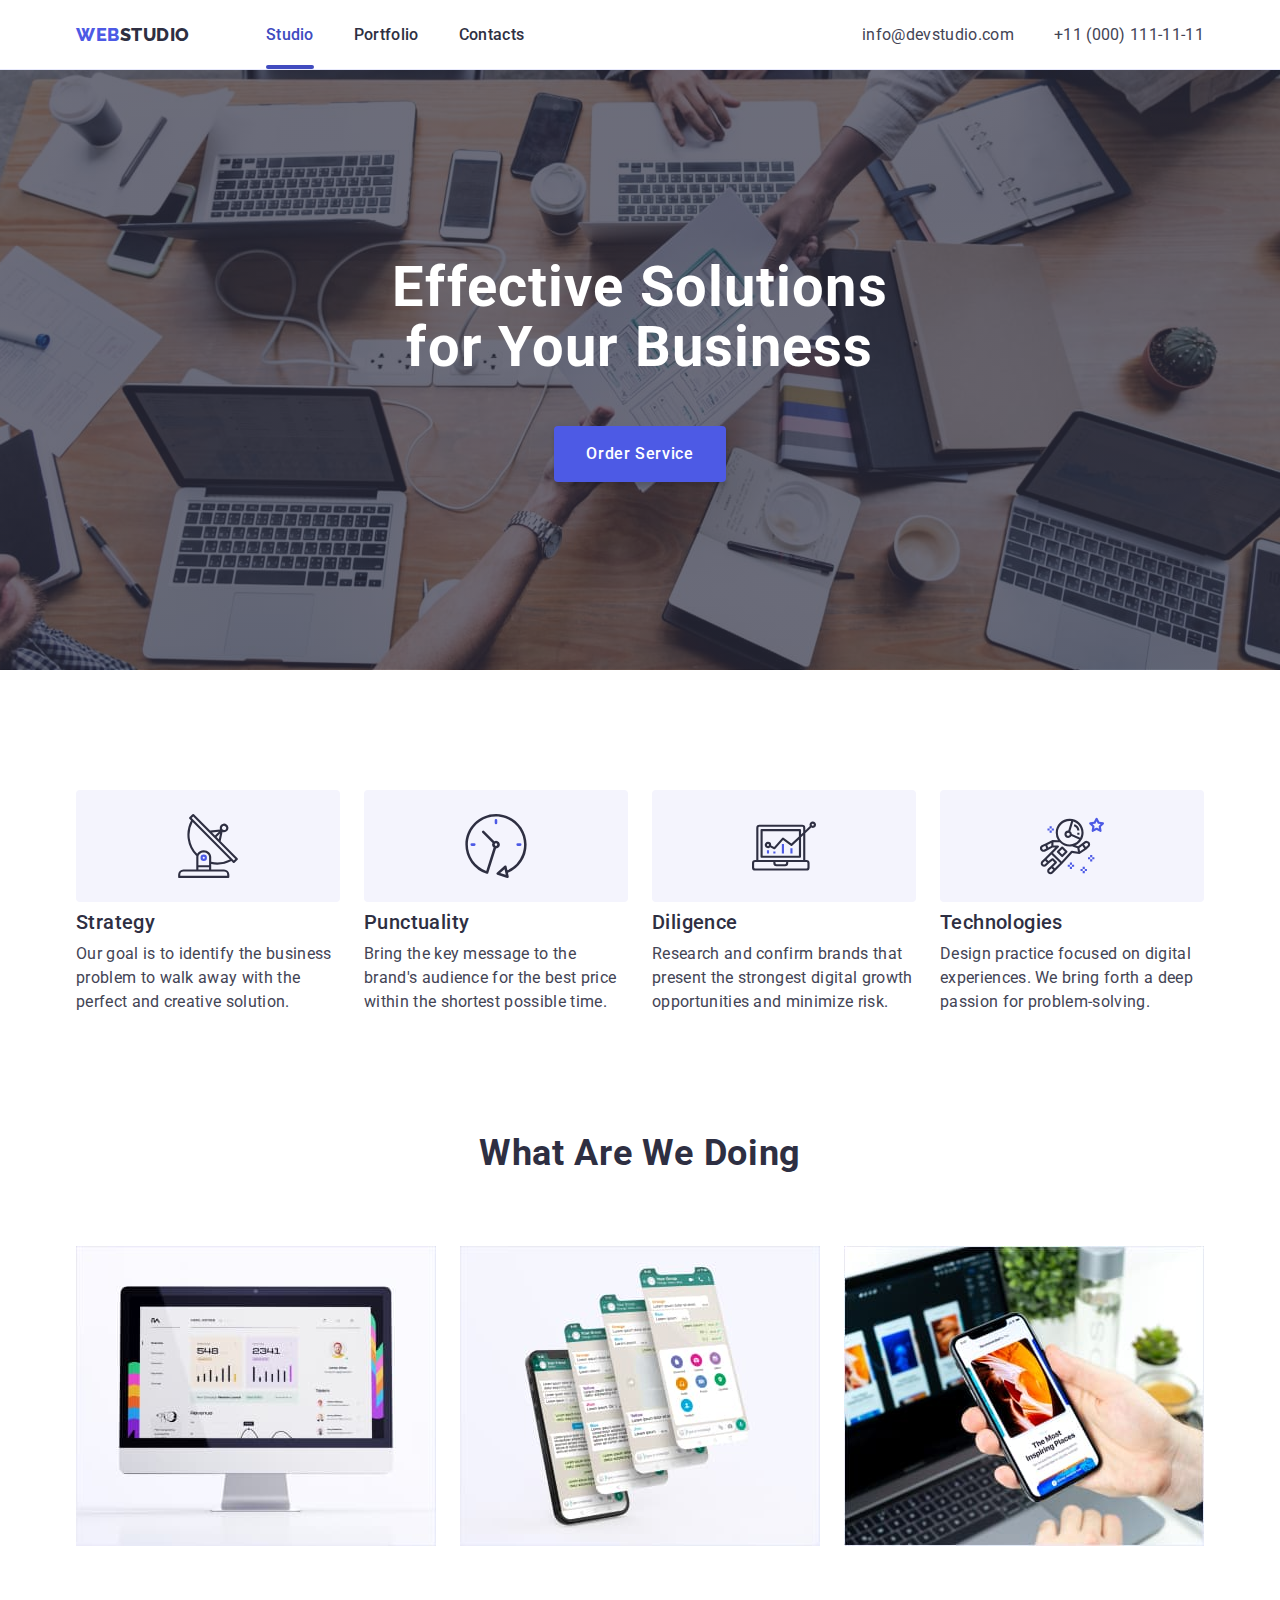
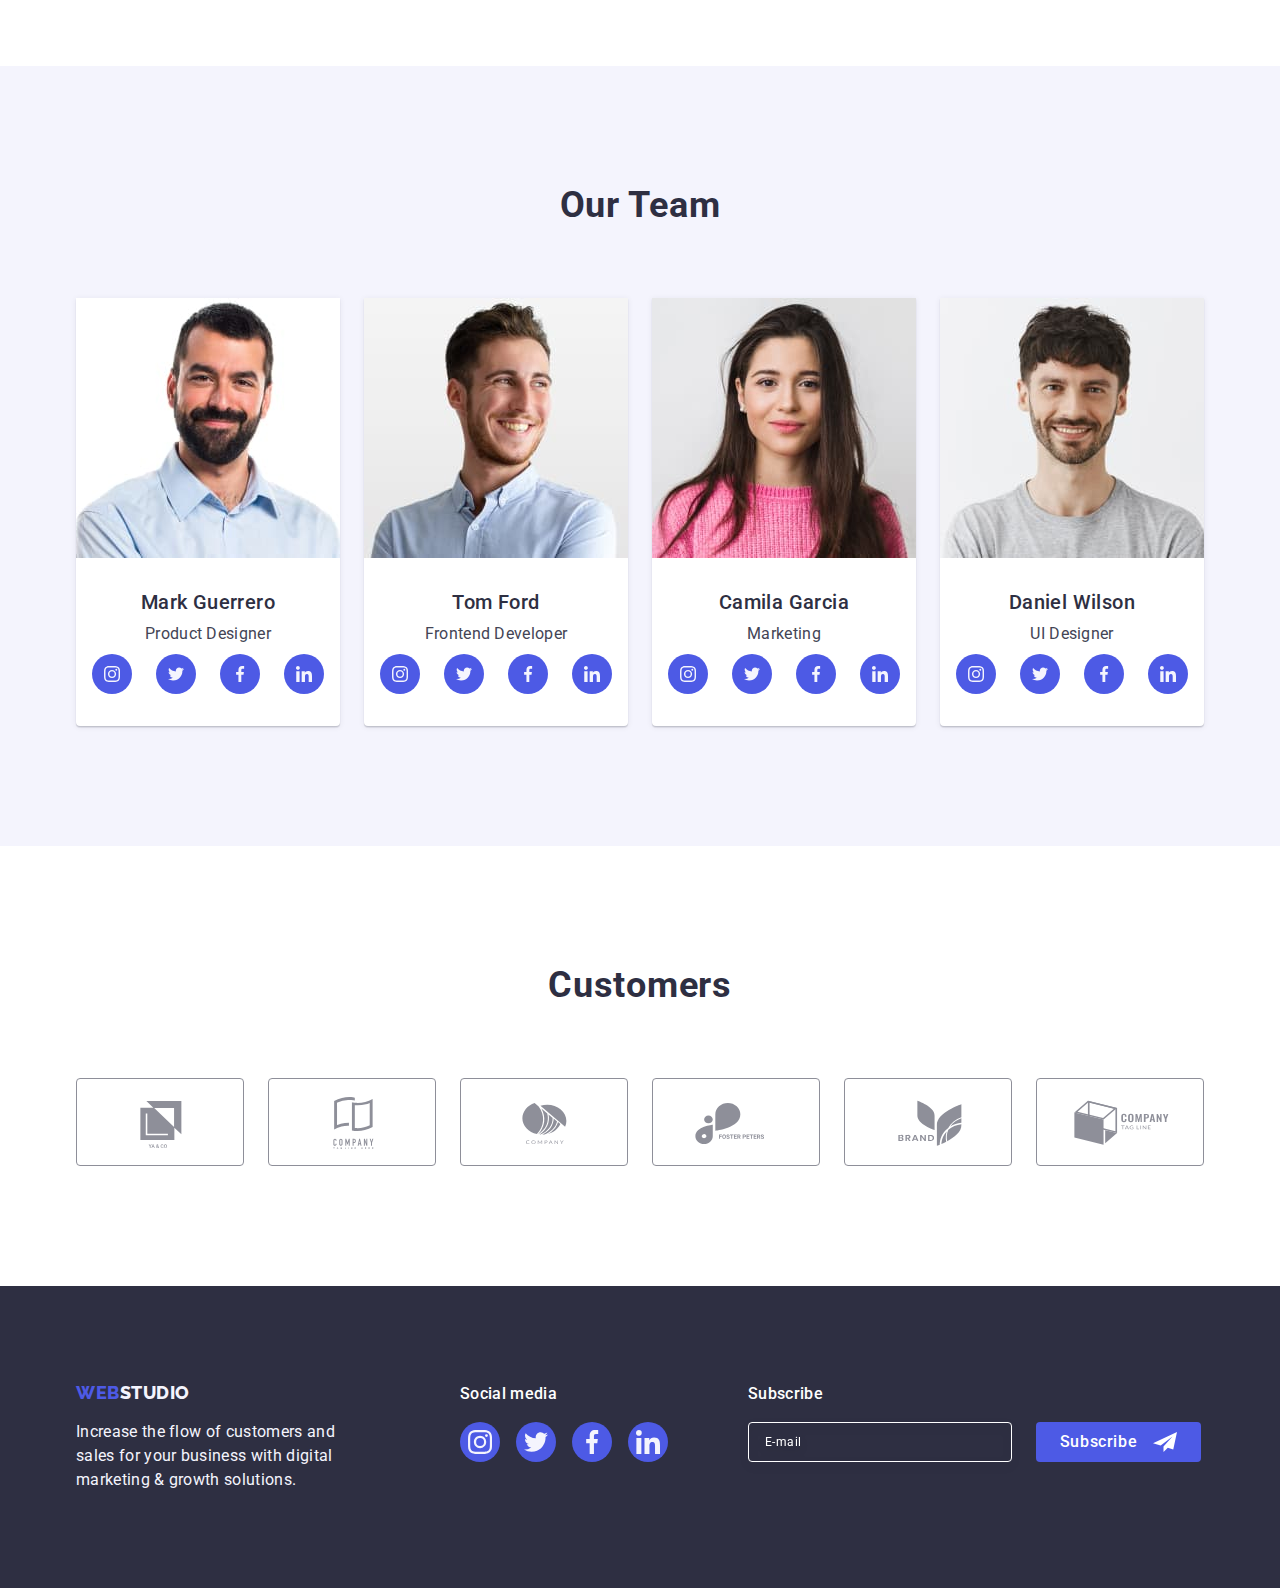
<file: index.html>
<!DOCTYPE html>
<html lang="en">
  <head>
    <meta charset="UTF-8" />
    <meta name="viewport" content="width=device-width, initial-scale=1.0" />
    <link rel="preconnect" href="https://fonts.googleapis.com" />
    <link rel="preconnect" href="https://fonts.gstatic.com" crossorigin />
    <link rel="stylesheet" href="https://fonts.googleapis.com/css2?family=Raleway:wght@800&family=Roboto:wght@400;500;700&display=swap" />
    <link rel="stylesheet" href="https://cdn.jsdelivr.net/npm/modern-normalize@2.0.0/modern-normalize.min.css" />
    <link rel="stylesheet" href="./css/styles.css" />
    <title>Main Page</title>
  </head>
  <body>
    <header class="header">
      <div class="container header-flex-container">
        <nav class="logo-flex-menu">
          <a href="./index.html" class="logo link">Web<span class="logo-span">Studio</span></a>
          <ul class="menu-flex list">
            <li><a class="navigation-link link current" href="./index.html">Studio</a></li>
            <li><a class="navigation-link link" href="./portfolio.html">Portfolio</a></li>
            <li><a class="navigation-link link" href="">Contacts</a></li>
          </ul>
        </nav>
        <address>
          <ul class="address-flex list">
            <li><a class="address-link link" href="mailto:info@devstudio.com">info@devstudio.com</a></li>
            <li><a class="address-link link" href="tel:+110001111111">+11 (000) 111-11-11</a></li>
          </ul>
        </address>
        <button class="mobile-menu-open" type="button" data-mobile-open>
          <svg class="mobile-menu-icon" width="32" height="22">
            <use href="./images/icons.svg#icon-menu-hamburger"></use>
          </svg>
        </button>
      </div>
      <!-- 

                M O B I L E   M E N U

 -->
      <div class="mobile-menu is-hidden" data-mobile>
        <div>
          <button class="mobile-menu-close" type="button" data-mobile-close>
            <svg class="icon-close" width="8" height="8">
              <use href="./images/icons.svg#icon-modal-button-close"></use>
            </svg>
          </button>
          <ul class="mobile-nav-menu list">
            <li><a class="mobile-nav-link current link" href="./index.html">Studio</a></li>
            <li><a class="mobile-nav-link link" href="./portfolio.html">Portfolio</a></li>
            <li><a class="mobile-nav-link link" href="">Contacts</a></li>
          </ul>
        </div>
        <div>
          <ul class="mobile-contacts list">
            <li><a class="mobile-phone-link link" href="tel:+110001111111">+11 (000) 111-11-11</a></li>
            <li><a class="mobile-email-link link" href="mailto:info@devstudio.com">info@devstudio.com</a></li>
          </ul>
          <ul class="mobile-social-list list">
            <li class="mobile-social-item">
              <a class="mobile-social-link link" href="" target="_blank" rel="noopener noreferrer">
                <svg class="mobile-social-icon" width="24" height="24">
                  <use href="./images/icons.svg#icon-footer-instagram"></use>
                </svg>
              </a>
            </li>
            <li class="mobile-social-item">
              <a class="mobile-social-link link" href="" target="_blank" rel="noopener noreferrer">
                <svg class="mobile-social-icon" width="24" height="24">
                  <use href="./images/icons.svg#icon-footer-twitter"></use>
                </svg>
              </a>
            </li>
            <li class="mobile-social-item">
              <a class="mobile-social-link link" href="" target="_blank" rel="noopener noreferrer">
                <svg class="mobile-social-icon" width="24" height="24">
                  <use href="./images/icons.svg#icon-footer-facebook"></use>
                </svg>
              </a>
            </li>
            <li class="mobile-social-item">
              <a class="mobile-social-link link" href="" target="_blank" rel="noopener noreferrer">
                <svg class="mobile-social-icon" width="24" height="24">
                  <use href="./images/icons.svg#icon-footer-linkedin"></use>
                </svg>
              </a>
            </li>
          </ul>
        </div>
      </div>
    </header>
    <main>
      <!--

      H E R O

      -->
      <section class="hero">
        <div class="container">
          <h1 class="hero-header">
            Effective Solutions <br />
            for Your Business
          </h1>
          <button type="button" class="hero-button" data-modal-open>Order Service</button>
        </div>
      </section>
      <!--       
        Section 2 
      -->
      <section class="section-two">
        <div class="container">
          <h2 class="visually-hidden">Our Strategy Punctuality Diligence Technologies</h2>
          <ul class="section-two-container list">
            <li class="section-two-item">
              <div class="li-icon">
                <svg class="section-two-icon" width="64" height="64">
                  <use href="./images/icons.svg#icon-1-antenna"></use>
                </svg>
              </div>
              <h3 class="section-two-header">Strategy</h3>
              <p class="section-two-paragraph">Our goal is to identify the business problem to walk away with the perfect and creative solution.</p>
            </li>
            <li class="section-two-item">
              <div class="li-icon">
                <svg class="section-two-icon" width="64" height="64">
                  <use href="./images/icons.svg#icon-1-clock"></use>
                </svg>
              </div>
              <h3 class="section-two-header">Punctuality</h3>
              <p class="section-two-paragraph">Bring the key message to the brand's audience for the best price within the shortest possible time.</p>
            </li>
            <li class="section-two-item">
              <div class="li-icon">
                <svg class="section-two-icon" width="64" height="64">
                  <use href="./images/icons.svg#icon-1-diagram"></use>
                </svg>
              </div>
              <h3 class="section-two-header">Diligence</h3>
              <p class="section-two-paragraph">
                Research and confirm brands that present the strongest digital growth opportunities and minimize risk.
              </p>
            </li>
            <li class="section-two-item">
              <div class="li-icon">
                <svg class="section-two-icon" width="64" height="64">
                  <use href="./images/icons.svg#icon-1-astronaut"></use>
                </svg>
              </div>
              <h3 class="section-two-header">Technologies</h3>
              <p class="section-two-paragraph">Design practice focused on digital experiences. We bring forth a deep passion for problem-solving.</p>
            </li>
          </ul>
        </div>
      </section>
      <!--             
        Section 3 
      -->
      <section class="section-three">
        <div class="container">
          <h2 class="text-h-two">What are we doing</h2>
          <ul class="three-f-container list">
            <li class="three-item">
              <img
                srcset="./images/wedoing_computer_screen_min.jpg 1x, ./images/2x_wedoing_computer_screen_min.jpg 2x"
                src="./images/wedoing_computer_screen_min.jpg"
                alt="computer screen"
                width="360"
                height="300"
              />
            </li>
            <li class="three-item">
              <img
                srcset="./images/wedoing_smartphone_min.jpg 1x, ./images/2x_wedoing_smartphone_min.jpg 2x"
                src="./images/wedoing_smartphone_min.jpg"
                alt="smartphone"
                width="360"
                height="300"
              />
            </li>
            <li class="three-item">
              <img
                srcset="./images/wedoing_smartphone_and_laptop_min.jpg 1x, ./images/2x_wedoing_smartphone_and_laptop_min.jpg 2x"
                src="./images/wedoing_smartphone_and_laptop_min.jpg"
                alt="smartphone and laptop"
                width="360"
                height="300"
              />
            </li>
          </ul>
        </div>
      </section>
      <!--             
      TEAM 
      -->
      <section class="team">
        <div class="container">
          <h2 class="text-h-two">Our Team</h2>
          <ul class="team-f-container list">
            <li class="teammate">
              <img srcset="./images/mark_min.jpg 1x, ./images/2x_mark_min.jpg 2x" src="./images/mark_min.jpg" alt="mark" width="264" />
              <div class="teammate-div">
                <h3 class="section-team-header">Mark Guerrero</h3>
                <p class="section-team-paragraph">Product Designer</p>
                <ul class="teammate-social-list list">
                  <li class="teammate-item">
                    <a class="teammate-item-link link" href="" target="_blank" rel="noopener noreferrer">
                      <svg class="teammate-icon" width="16" height="16">
                        <use href="./images/icons.svg#icon-2-instagram"></use>
                      </svg>
                    </a>
                  </li>
                  <li class="teammate-item">
                    <a class="teammate-item-link link" href="" target="_blank" rel="noopener noreferrer">
                      <svg class="teammate-icon" width="16" height="16">
                        <use href="./images/icons.svg#icon-2-twitter"></use>
                      </svg>
                    </a>
                  </li>
                  <li class="teammate-item">
                    <a class="teammate-item-link link" href="" target="_blank" rel="noopener noreferrer">
                      <svg class="teammate-icon" width="16" height="16">
                        <use href="./images/icons.svg#icon-2-facebook"></use>
                      </svg>
                    </a>
                  </li>
                  <li class="teammate-item">
                    <a class="teammate-item-link link" href="" target="_blank" rel="noopener noreferrer">
                      <svg class="teammate-icon" width="16" height="16">
                        <use href="./images/icons.svg#icon-2-linkedin"></use>
                      </svg>
                    </a>
                  </li>
                </ul>
              </div>
            </li>
            <li class="teammate">
              <img srcset="./images/tom_min.jpg 1x, ./images/2x_tom_min.jpg 2x" src="./images/tom_min.jpg" alt="tom" width="264" />
              <div class="teammate-div">
                <h3 class="section-team-header">Tom Ford</h3>
                <p class="section-team-paragraph">Frontend Developer</p>
                <ul class="teammate-social-list list">
                  <li class="teammate-item">
                    <a class="teammate-item-link link" href="" target="_blank" rel="noopener noreferrer">
                      <svg class="teammate-icon" width="16" height="16">
                        <use href="./images/icons.svg#icon-2-instagram"></use>
                      </svg>
                    </a>
                  </li>
                  <li class="teammate-item">
                    <a class="teammate-item-link link" href="" target="_blank" rel="noopener noreferrer">
                      <svg class="teammate-icon" width="16" height="16">
                        <use href="./images/icons.svg#icon-2-twitter"></use>
                      </svg>
                    </a>
                  </li>
                  <li class="teammate-item">
                    <a class="teammate-item-link link" href="" target="_blank" rel="noopener noreferrer">
                      <svg class="teammate-icon" width="16" height="16">
                        <use href="./images/icons.svg#icon-2-facebook"></use>
                      </svg>
                    </a>
                  </li>
                  <li class="teammate-item">
                    <a class="teammate-item-link link" href="" target="_blank" rel="noopener noreferrer">
                      <svg class="teammate-icon" width="16" height="16">
                        <use href="./images/icons.svg#icon-2-linkedin"></use>
                      </svg>
                    </a>
                  </li>
                </ul>
              </div>
            </li>
            <li class="teammate">
              <img srcset="./images/camila_min.jpg 1x, ./images/2x_camila_min.jpg 2x" src="./images/camila_min.jpg" alt="camila" width="264" />
              <div class="teammate-div">
                <h3 class="section-team-header">Camila Garcia</h3>
                <p class="section-team-paragraph">Marketing</p>
                <ul class="teammate-social-list list">
                  <li class="teammate-item">
                    <a class="teammate-item-link link" href="" target="_blank" rel="noopener noreferrer">
                      <svg class="teammate-icon" width="16" height="16">
                        <use href="./images/icons.svg#icon-2-instagram"></use>
                      </svg>
                    </a>
                  </li>
                  <li class="teammate-item">
                    <a class="teammate-item-link link" href="" target="_blank" rel="noopener noreferrer">
                      <svg class="teammate-icon" width="16" height="16">
                        <use href="./images/icons.svg#icon-2-twitter"></use>
                      </svg>
                    </a>
                  </li>
                  <li class="teammate-item">
                    <a class="teammate-item-link link" href="" target="_blank" rel="noopener noreferrer">
                      <svg class="teammate-icon" width="16" height="16">
                        <use href="./images/icons.svg#icon-2-facebook"></use>
                      </svg>
                    </a>
                  </li>
                  <li class="teammate-item">
                    <a class="teammate-item-link link" href="" target="_blank" rel="noopener noreferrer">
                      <svg class="teammate-icon" width="16" height="16">
                        <use href="./images/icons.svg#icon-2-linkedin"></use>
                      </svg>
                    </a>
                  </li>
                </ul>
              </div>
            </li>
            <li class="teammate">
              <img srcset="./images/daniel_min.jpg 1x, ./images/2x_daniel_min.jpg 2x" src="./images/daniel_min.jpg" alt="daniel" width="264" />
              <div class="teammate-div">
                <h3 class="section-team-header">Daniel Wilson</h3>
                <p class="section-team-paragraph">UI Designer</p>
                <ul class="teammate-social-list list">
                  <li class="teammate-item">
                    <a class="teammate-item-link link" href="" target="_blank" rel="noopener noreferrer">
                      <svg class="teammate-icon" width="16" height="16">
                        <use href="./images/icons.svg#icon-2-instagram"></use>
                      </svg>
                    </a>
                  </li>
                  <li class="teammate-item">
                    <a class="teammate-item-link link" href="" target="_blank" rel="noopener noreferrer">
                      <svg class="teammate-icon" width="16" height="16">
                        <use href="./images/icons.svg#icon-2-twitter"></use>
                      </svg>
                    </a>
                  </li>
                  <li class="teammate-item">
                    <a class="teammate-item-link link" href="" target="_blank" rel="noopener noreferrer">
                      <svg class="teammate-icon" width="16" height="16">
                        <use href="./images/icons.svg#icon-2-facebook"></use>
                      </svg>
                    </a>
                  </li>
                  <li class="teammate-item">
                    <a class="teammate-item-link link" href="" target="_blank" rel="noopener noreferrer">
                      <svg class="teammate-icon" width="16" height="16">
                        <use href="./images/icons.svg#icon-2-linkedin"></use>
                      </svg>
                    </a>
                  </li>
                </ul>
              </div>
            </li>
          </ul>
        </div>
      </section>
      <!-- SECTION 5 -->
      <section class="customers">
        <div class="container">
          <h2 class="text-h-two">Customers</h2>
          <ul class="customers-list list">
            <li class="customers-item">
              <a class="customers-link link" href="" target="_blank" rel="noopener noreferrer">
                <svg class="customers-icon" width="104" height="56">
                  <use href="./images/icons.svg#icon-logo1"></use>
                </svg>
              </a>
            </li>
            <li class="customers-item">
              <a class="customers-link link" href="" target="_blank" rel="noopener noreferrer">
                <svg class="customers-icon" width="104" height="56">
                  <use href="./images/icons.svg#icon-logo2"></use>
                </svg>
              </a>
            </li>
            <li class="customers-item">
              <a class="customers-link link" href="" target="_blank" rel="noopener noreferrer">
                <svg class="customers-icon" width="104" height="56">
                  <use href="./images/icons.svg#icon-logo3"></use>
                </svg>
              </a>
            </li>
            <li class="customers-item">
              <a class="customers-link link" href="" target="_blank" rel="noopener noreferrer">
                <svg class="customers-icon" width="104" height="56">
                  <use href="./images/icons.svg#icon-logo4"></use>
                </svg>
              </a>
            </li>
            <li class="customers-item">
              <a class="customers-link link" href="" target="_blank" rel="noopener noreferrer">
                <svg class="customers-icon" width="104" height="56">
                  <use href="./images/icons.svg#icon-logo5"></use>
                </svg>
              </a>
            </li>
            <li class="customers-item">
              <a class="customers-link link" href="" target="_blank" rel="noopener noreferrer">
                <svg class="customers-icon" width="104" height="56">
                  <use href="./images/icons.svg#icon-logo6"></use>
                </svg>
              </a>
            </li>
          </ul>
        </div>
      </section>
    </main>
    <!-- FOOTER -->
    <footer class="footer">
      <div class="container footer-flex-container">
        <div class="container-logo">
          <a href="./index.html" class="footer-logo link">Web<span class="footer-span">Studio</span></a>
          <p class="container-logo-paragraph">
            Increase the flow of customers and sales for your business with digital marketing & growth solutions.
          </p>
        </div>
        <div class="container-social-links">
          <p class="footer-social-media">Social media</p>
          <ul class="footer-flex-list list">
            <li class="footer-item">
              <a class="footer-item-link link" href="" target="_blank" rel="noopener noreferrer">
                <svg class="footer-icon" width="24" height="24">
                  <use href="./images/icons.svg#icon-footer-instagram"></use>
                </svg>
              </a>
            </li>
            <li class="footer-item">
              <a class="footer-item-link link" href="" target="_blank" rel="noopener noreferrer">
                <svg class="footer-icon" width="24" height="24">
                  <use href="./images/icons.svg#icon-footer-twitter"></use>
                </svg>
              </a>
            </li>
            <li class="footer-item">
              <a class="footer-item-link link" href="" target="_blank" rel="noopener noreferrer">
                <svg class="footer-icon" width="24" height="24">
                  <use href="./images/icons.svg#icon-footer-facebook"></use>
                </svg>
              </a>
            </li>
            <li class="footer-item">
              <a class="footer-item-link link" href="" target="_blank" rel="noopener noreferrer">
                <svg class="footer-icon" width="24" height="24">
                  <use href="./images/icons.svg#icon-footer-linkedin"></use>
                </svg>
              </a>
            </li>
          </ul>
        </div>
        <div class="container-subscribe-form">
          <p class="subscribe-header">Subscribe</p>
          <form class="subscribe-form">
            <label class="subscribe-lable-style">
              <input class="subscribe-input-style" type="email" name="subscribe" placeholder="E-mail" />
            </label>
            <button class="subscribe-button" type="submit">
              Subscribe
              <svg class="subscribe-icon" width="24" height="24">
                <use href="./images/icons.svg#icon-subscribe-button"></use>
              </svg>
            </button>
          </form>
        </div>
      </div>
    </footer>
    <div class="backdrop is-hidden" data-modal>
      <div class="modal-window-container">
        <button class="modal-button-close" type="button" data-modal-close>
          <svg class="icon-close" width="8" height="8">
            <use href="./images/icons.svg#icon-modal-button-close"></use>
          </svg>
        </button>
        <p class="modal-header">Leave your contacts and we will call you back</p>
        <form class="modal-form">
          <div class="modal-inputs-container">
            <label class="labels-style" for="user-name">Name</label>
            <div class="inputs-wrapper">
              <input class="inputs-style" type="text" name="user-name" id="user-name" />
              <svg class="inputs-icon" width="18" height="24">
                <use href="./images/icons.svg#icon-modal-person-black"></use>
              </svg>
            </div>
          </div>
          <div class="modal-inputs-container">
            <label class="labels-style" for="user-phone">Phone</label>
            <div class="inputs-wrapper">
              <input class="inputs-style" type="tel" name="user-phone" id="user-phone" />
              <svg class="inputs-icon" width="18" height="24">
                <use href="./images/icons.svg#icon-modal-phone-black"></use>
              </svg>
            </div>
          </div>
          <div class="modal-inputs-container">
            <label class="labels-style" for="user-email">Email</label>
            <div class="inputs-wrapper">
              <input class="inputs-style" type="email" name="user-email" id="user-email" />
              <svg class="inputs-icon" width="18" height="24">
                <use href="./images/icons.svg#icon-modal-email-black"></use>
              </svg>
            </div>
          </div>
          <div class="modal-comment-container">
            <label class="labels-style" for="user-comment">Comment</label>
            <textarea class="comment-style" name="user-comment" id="user-comment" placeholder="Text input"></textarea>
          </div>
          <div class="modal-checkbox-container">
            <input class="checkbox-input visually-hidden" type="checkbox" name="user-privacy" id="user-privacy" value="true" />
            <label class="checkbox-label-wrapper" for="user-privacy"
              ><span class="checkbox-icon-style"
                ><svg width="10" height="8"><use href="./images/icons.svg#icon-modal-privacy"></use></svg></span
              >I accept the terms and conditions of the&nbsp;<a class="a-style" href="">Privacy Policy</a>
            </label>
          </div>
          <button class="modal-button-send" type="submit">Send</button>
        </form>
      </div>
    </div>
    <script src="./js/modal.js"></script>
    <script src="./js/mobile-menu.js"></script>
  </body>
</html>
</file>
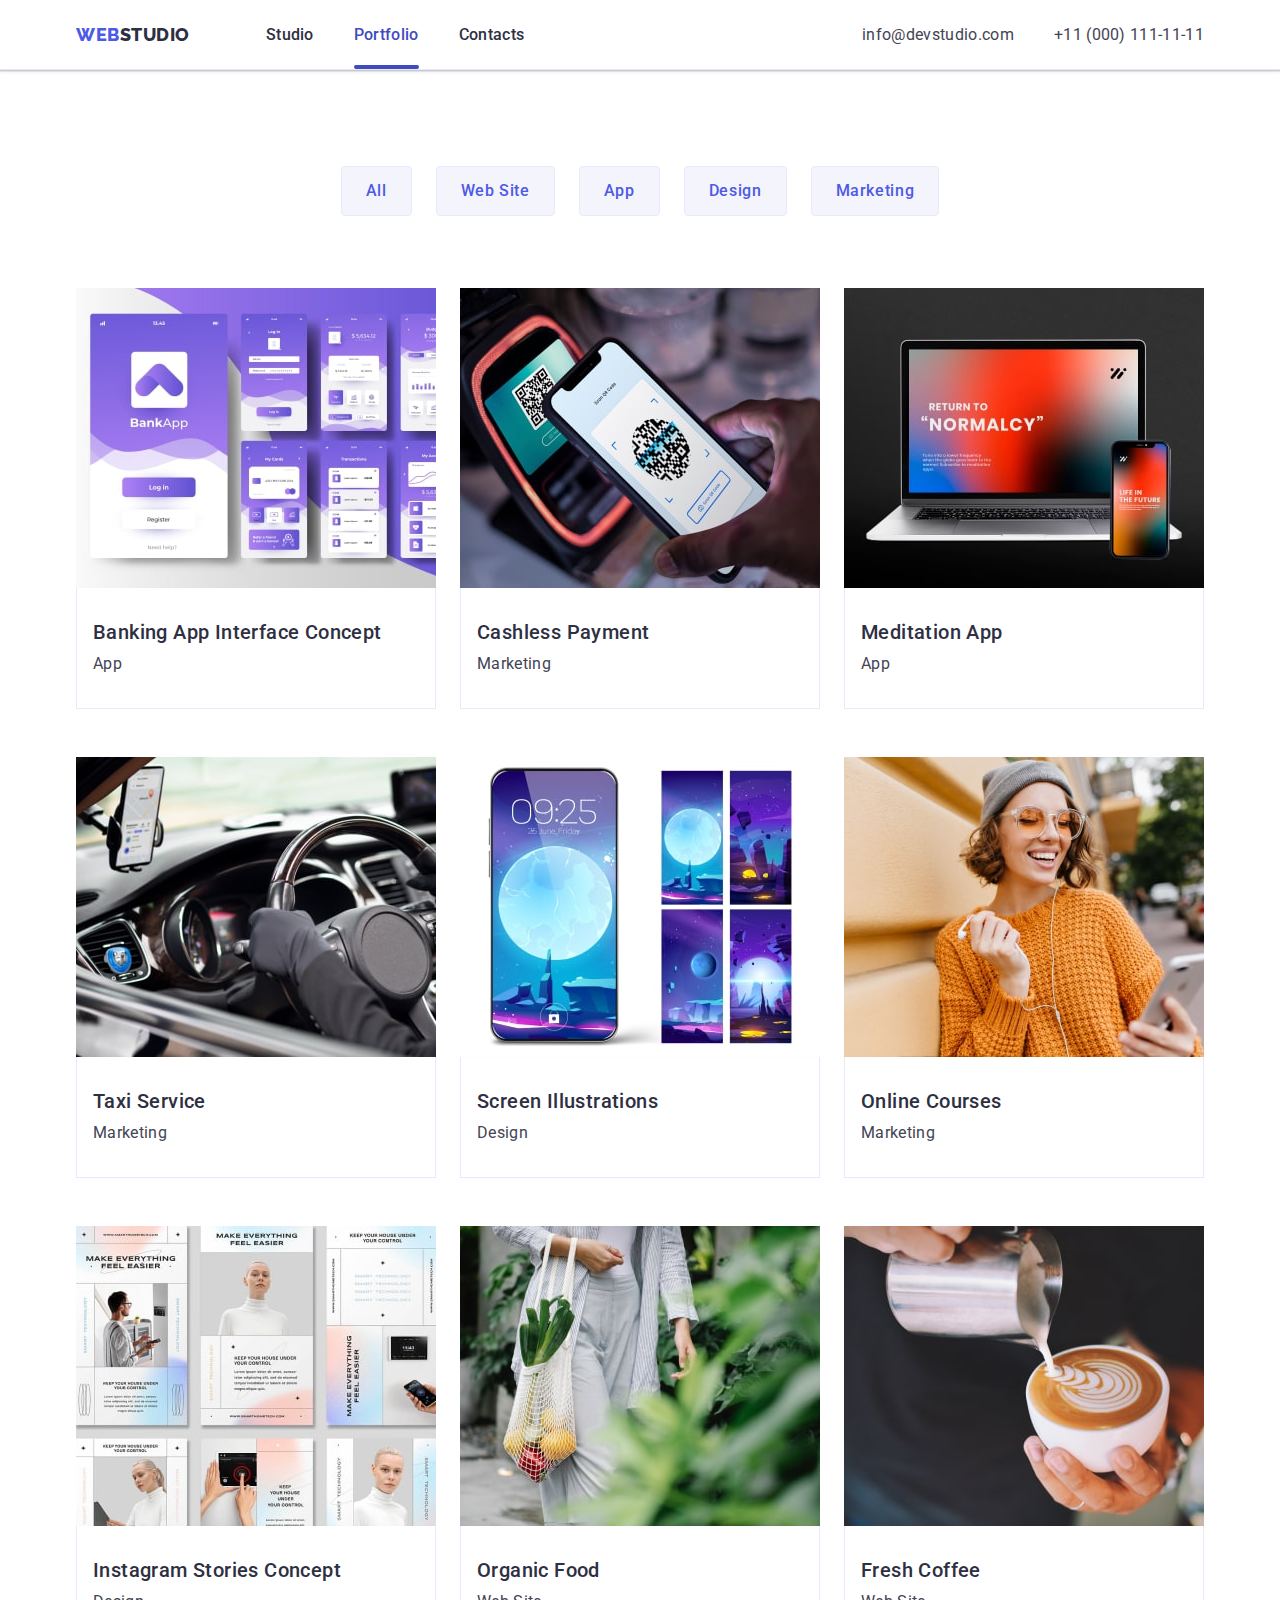
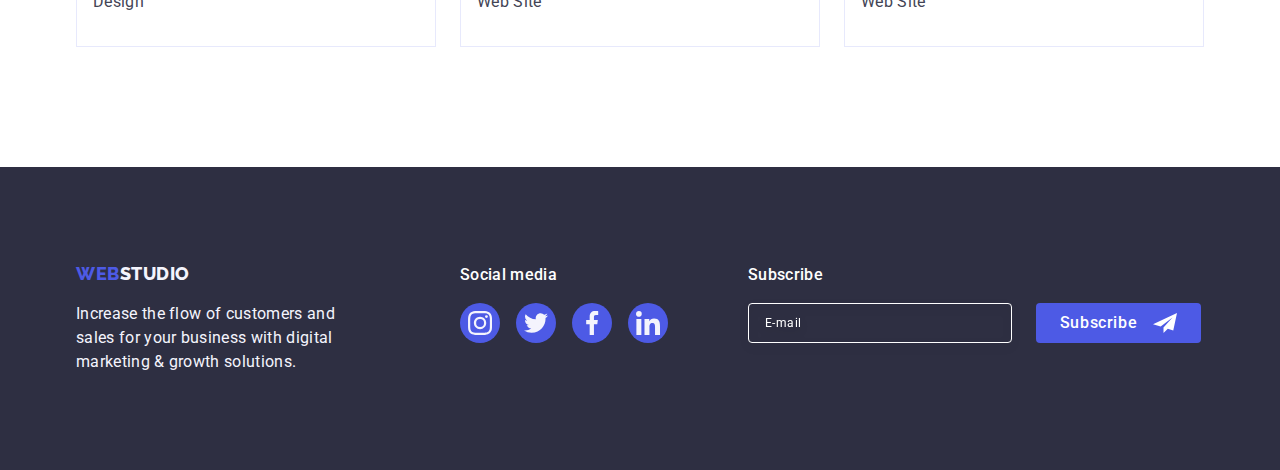
<file: portfolio.html>
<!DOCTYPE html>
<html lang="en">
  <head>
    <meta charset="UTF-8" />
    <meta name="viewport" content="width=device-width, initial-scale=1.0" />
    <link rel="preconnect" href="https://fonts.googleapis.com" />
    <link rel="preconnect" href="https://fonts.gstatic.com" crossorigin />
    <link rel="stylesheet" href="https://fonts.googleapis.com/css2?family=Raleway:wght@800&family=Roboto:wght@400;500;700&display=swap" />
    <link rel="stylesheet" href="https://cdn.jsdelivr.net/npm/modern-normalize@2.0.0/modern-normalize.min.css" />
    <link rel="stylesheet" href="./css/styles.css" />
    <title>Portfolio</title>
  </head>
  <body class="page-container">
    <header class="header">
      <div class="container header-flex-container">
        <nav class="logo-flex-menu">
          <a href="./index.html" class="logo link">Web<span class="logo-span">Studio</span></a>
          <ul class="menu-flex list">
            <li><a class="navigation-link link" href="./index.html">Studio</a></li>
            <li><a class="navigation-link link current" href="./portfolio.html">Portfolio</a></li>
            <li><a class="navigation-link link" href="">Contacts</a></li>
          </ul>
        </nav>
        <address>
          <ul class="address-flex list">
            <li><a class="address-link link" href="mailto:info@devstudio.com">info@devstudio.com</a></li>
            <li><a class="address-link link" href="tel:+110001111111">+11 (000) 111-11-11</a></li>
          </ul>
        </address>
        <button class="mobile-menu-open" type="button" data-mobile-open>
          <svg class="mobile-menu-icon" width="32" height="22">
            <use href="./images/icons.svg#icon-menu-hamburger"></use>
          </svg>
        </button>
      </div>
      <!-- 

                M O B I L E   M E N U

 -->
      <div class="mobile-menu is-hidden" data-mobile>
        <div>
          <button class="mobile-menu-close" type="button" data-mobile-close>
            <svg class="icon-close" width="8" height="8">
              <use href="./images/icons.svg#icon-modal-button-close"></use>
            </svg>
          </button>
          <ul class="mobile-nav-menu list">
            <li><a class="mobile-nav-link link" href="./index.html">Studio</a></li>
            <li><a class="mobile-nav-link current link" href="./portfolio.html">Portfolio</a></li>
            <li><a class="mobile-nav-link link" href="">Contacts</a></li>
          </ul>
        </div>
        <div>
          <ul class="mobile-contacts list">
            <li><a class="mobile-phone-link link" href="tel:+110001111111">+11 (000) 111-11-11</a></li>
            <li><a class="mobile-email-link link" href="mailto:info@devstudio.com">info@devstudio.com</a></li>
          </ul>
          <ul class="mobile-social-list list">
            <li class="mobile-social-item">
              <a class="mobile-social-link link" href="" target="_blank" rel="noopener noreferrer">
                <svg class="mobile-social-icon" width="24" height="24">
                  <use href="./images/icons.svg#icon-footer-instagram"></use>
                </svg>
              </a>
            </li>
            <li class="mobile-social-item">
              <a class="mobile-social-link link" href="" target="_blank" rel="noopener noreferrer">
                <svg class="mobile-social-icon" width="24" height="24">
                  <use href="./images/icons.svg#icon-footer-twitter"></use>
                </svg>
              </a>
            </li>
            <li class="mobile-social-item">
              <a class="mobile-social-link link" href="" target="_blank" rel="noopener noreferrer">
                <svg class="mobile-social-icon" width="24" height="24">
                  <use href="./images/icons.svg#icon-footer-facebook"></use>
                </svg>
              </a>
            </li>
            <li class="mobile-social-item">
              <a class="mobile-social-link link" href="" target="_blank" rel="noopener noreferrer">
                <svg class="mobile-social-icon" width="24" height="24">
                  <use href="./images/icons.svg#icon-footer-linkedin"></use>
                </svg>
              </a>
            </li>
          </ul>
        </div>
      </div>
    </header>
    <main>
      <!--  

      PORTFOLIO-Progects
      
    -->
      <section class="container-padding">
        <div class="container">
          <h1 class="visually-hidden">Filter All WebSite App Desing Marketing</h1>
          <ul class="container-buttons list">
            <li><button class="filter-button" type="button">All</button></li>
            <li><button class="filter-button" type="button">Web Site</button></li>
            <li><button class="filter-button" type="button">App</button></li>
            <li><button class="filter-button" type="button">Design</button></li>
            <li><button class="filter-button" type="button">Marketing</button></li>
          </ul>
          <ul class="container-projects list">
            <li class="project-item">
              <a class="project-link link" href="" target="_blank" rel="noopener noreferrer">
                <div class="container-overlay">
                  <!-- <picture>
              <source
                srcset="
                  ./images/chocolate.jpeg    1x,
                  ./images/chocolate-2x.jpeg 2x
                "
                media="(min-width: 1166px)"
              />
              <source
                srcset="
                  ./images/chocolate-tab.jpeg    1x,
                  ./images/chocolate-tab-2x.jpeg 2x
                "
                media="(min-width: 768px)"
              />
              <source
                srcset="
                  ./images/chocolate-mob.jpeg    1x,
                  ./images/chocolate-mob-2x.jpeg 2x
                "
                media="(min-width: 320px)"
              />
              <img
                src="./images/chocolate-tab.jpeg"
                alt="liquid chocolate"
                class="made-image"
                width="614"
              />
            </picture> -->
                  <img
                    class="container-overlay-image"
                    srcset="./images/img_1-min.jpg 1x, ./images/2x_img_1-min.jpg 2x"
                    src="./images/img_1-min.jpg"
                    alt="img_1-min"
                    width="360"
                  />
                  <p class="container-overlay-paragraph">
                    14 Stylish and User-Friendly App Design Concepts · Task Manager App · Calorie Tracker App · Exotic Fruit Ecommerce App · Cloud
                    Storage App
                  </p>
                </div>
                <div class="border-under-image">
                  <h2 class="project-item-header">Banking App Interface Concept</h2>
                  <p class="project-item-paragraph">App</p>
                </div>
              </a>
            </li>
            <li class="project-item">
              <a class="project-link link" href="" target="_blank" rel="noopener noreferrer">
                <div class="container-overlay">
                  <img
                    class="container-overlay-image"
                    srcset="./images/img_2-min.jpg 1x, ./images/2x_img_2-min.jpg 2x"
                    src="./images/img_2-min.jpg"
                    alt="img_2-min"
                    width="360"
                  />
                  <p class="container-overlay-paragraph">
                    14 Stylish and User-Friendly App Design Concepts · Task Manager App · Calorie Tracker App · Exotic Fruit Ecommerce App · Cloud
                    Storage App
                  </p>
                </div>
                <div class="border-under-image">
                  <h2 class="project-item-header">Cashless Payment</h2>
                  <p class="project-item-paragraph">Marketing</p>
                </div>
              </a>
            </li>
            <li class="project-item">
              <a class="project-link link" href="" target="_blank" rel="noopener noreferrer">
                <div class="container-overlay">
                  <img
                    class="container-overlay-image"
                    srcset="./images/img_3-min.jpg 1x, ./images/2x_img_3-min.jpg 2x"
                    src="./images/img_3-min.jpg"
                    alt="img_3-min"
                    width="360"
                  />
                  <p class="container-overlay-paragraph">
                    14 Stylish and User-Friendly App Design Concepts · Task Manager App · Calorie Tracker App · Exotic Fruit Ecommerce App · Cloud
                    Storage App
                  </p>
                </div>
                <div class="border-under-image">
                  <h2 class="project-item-header">Meditation App</h2>
                  <p class="project-item-paragraph">App</p>
                </div>
              </a>
            </li>
            <li class="project-item">
              <a class="project-link link" href="" target="_blank" rel="noopener noreferrer">
                <div class="container-overlay">
                  <img
                    class="container-overlay-image"
                    srcset="./images/img_4-min.jpg 1x, ./images/2x_img_4-min.jpg 2x"
                    src="./images/img_4-min.jpg"
                    alt="img_4-min"
                    width="360"
                  />
                  <p class="container-overlay-paragraph">
                    14 Stylish and User-Friendly App Design Concepts · Task Manager App · Calorie Tracker App · Exotic Fruit Ecommerce App · Cloud
                    Storage App
                  </p>
                </div>
                <div class="border-under-image">
                  <h2 class="project-item-header">Taxi Service</h2>
                  <p class="project-item-paragraph">Marketing</p>
                </div>
              </a>
            </li>
            <li class="project-item">
              <a class="project-link link" href="" target="_blank" rel="noopener noreferrer">
                <div class="container-overlay">
                  <img
                    class="container-overlay-image"
                    srcset="./images/img_5-min.jpg 1x, ./images/2x_img_5-min.jpg 2x"
                    src="./images/img_5-min.jpg"
                    alt="img_5-min"
                    width="360"
                  />
                  <p class="container-overlay-paragraph">
                    14 Stylish and User-Friendly App Design Concepts · Task Manager App · Calorie Tracker App · Exotic Fruit Ecommerce App · Cloud
                    Storage App
                  </p>
                </div>
                <div class="border-under-image">
                  <h2 class="project-item-header">Screen Illustrations</h2>
                  <p class="project-item-paragraph">Design</p>
                </div>
              </a>
            </li>
            <li class="project-item">
              <a class="project-link link" href="" target="_blank" rel="noopener noreferrer">
                <div class="container-overlay">
                  <img
                    class="container-overlay-image"
                    srcset="./images/img_6-min.jpg 1x, ./images/2x_img_6-min.jpg 2x"
                    src="./images/img_6-min.jpg"
                    alt="img_6-min"
                    width="360"
                  />
                  <p class="container-overlay-paragraph">
                    14 Stylish and User-Friendly App Design Concepts · Task Manager App · Calorie Tracker App · Exotic Fruit Ecommerce App · Cloud
                    Storage App
                  </p>
                </div>
                <div class="border-under-image">
                  <h2 class="project-item-header">Online Courses</h2>
                  <p class="project-item-paragraph">Marketing</p>
                </div>
              </a>
            </li>
            <li class="project-item">
              <a class="project-link link" href="" target="_blank" rel="noopener noreferrer">
                <div class="container-overlay">
                  <img
                    class="container-overlay-image"
                    srcset="./images/img_7-min.jpg 1x, ./images/2x_img_7-min.jpg 2x"
                    src="./images/img_7-min.jpg"
                    alt="img_7-min"
                    width="360"
                  />
                  <p class="container-overlay-paragraph">
                    14 Stylish and User-Friendly App Design Concepts · Task Manager App · Calorie Tracker App · Exotic Fruit Ecommerce App · Cloud
                    Storage App
                  </p>
                </div>
                <div class="border-under-image">
                  <h2 class="project-item-header">Instagram Stories Concept</h2>
                  <p class="project-item-paragraph">Design</p>
                </div>
              </a>
            </li>
            <li class="project-item">
              <a class="project-link link" href="" target="_blank" rel="noopener noreferrer">
                <div class="container-overlay">
                  <img
                    class="container-overlay-image"
                    srcset="./images/img_8-min.jpg 1x, ./images/2x_img_8-min.jpg 2x"
                    src="./images/img_8-min.jpg"
                    alt="img_8-min"
                    width="360"
                  />
                  <p class="container-overlay-paragraph">
                    14 Stylish and User-Friendly App Design Concepts · Task Manager App · Calorie Tracker App · Exotic Fruit Ecommerce App · Cloud
                    Storage App
                  </p>
                </div>
                <div class="border-under-image">
                  <h2 class="project-item-header">Organic Food</h2>
                  <p class="project-item-paragraph">Web Site</p>
                </div>
              </a>
            </li>
            <li class="project-item">
              <a class="project-link link" href="" target="_blank" rel="noopener noreferrer">
                <div class="container-overlay">
                  <img
                    class="container-overlay-image"
                    srcset="./images/img_9-min.jpg 1x, ./images/2x_img_9-min.jpg 2x"
                    src="./images/img_9-min.jpg"
                    alt="img_9-min"
                    width="360"
                  />
                  <p class="container-overlay-paragraph">
                    14 Stylish and User-Friendly App Design Concepts · Task Manager App · Calorie Tracker App · Exotic Fruit Ecommerce App · Cloud
                    Storage App
                  </p>
                </div>
                <div class="border-under-image">
                  <h2 class="project-item-header">Fresh Coffee</h2>
                  <p class="project-item-paragraph">Web Site</p>
                </div>
              </a>
            </li>
          </ul>
        </div>
      </section>
    </main>
    <!-- 
FOOTER
 -->
    <footer class="footer">
      <div class="container footer-flex-container">
        <div class="container-logo">
          <a href="./index.html" class="footer-logo link">Web<span class="footer-span">Studio</span></a>
          <p class="container-logo-paragraph">
            Increase the flow of customers and sales for your business with digital marketing & growth solutions.
          </p>
        </div>
        <div class="container-social-links">
          <p class="footer-social-media">Social media</p>
          <ul class="footer-flex-list list">
            <li class="footer-item">
              <a class="footer-item-link link" href="" target="_blank" rel="noopener noreferrer">
                <svg class="footer-icon" width="24" height="24">
                  <use href="./images/icons.svg#icon-footer-instagram"></use>
                </svg>
              </a>
            </li>
            <li class="footer-item">
              <a class="footer-item-link link" href="" target="_blank" rel="noopener noreferrer">
                <svg class="footer-icon" width="24" height="24">
                  <use href="./images/icons.svg#icon-footer-twitter"></use>
                </svg>
              </a>
            </li>
            <li class="footer-item">
              <a class="footer-item-link link" href="" target="_blank" rel="noopener noreferrer">
                <svg class="footer-icon" width="24" height="24">
                  <use href="./images/icons.svg#icon-footer-facebook"></use>
                </svg>
              </a>
            </li>
            <li class="footer-item">
              <a class="footer-item-link link" href="" target="_blank" rel="noopener noreferrer">
                <svg class="footer-icon" width="24" height="24">
                  <use href="./images/icons.svg#icon-footer-linkedin"></use>
                </svg>
              </a>
            </li>
          </ul>
        </div>
        <div class="container-subscribe-form">
          <p class="subscribe-header">Subscribe</p>
          <form class="subscribe-form">
            <label class="subscribe-lable-style">
              <input class="subscribe-input-style" type="email" name="subscribe" placeholder="E-mail" />
            </label>
            <button class="subscribe-button" type="submit">
              Subscribe
              <svg class="subscribe-icon" width="24" height="24">
                <use href="./images/icons.svg#icon-subscribe-button"></use>
              </svg>
            </button>
          </form>
        </div>
      </div>
    </footer>
    <script src="./js/mobile-menu.js"></script>
  </body>
</html>
</file>
<file: css/styles.css>
:root {
  --iris: #4d5ae5;
  --ocean: #404bbf;
  --navyblue: #2e2f42;
  --slate: #434455;
  --cornflower: #e7e9fc;
  --cloud: #f4f4fd;
  --green: #31d0aa;
  --white: #ffffff;
  --white-opacity-three: rgba(255, 255, 255, 0.3);
  --white-opacity-six: rgba(255, 255, 255, 0.6);
  --lightslate: #8e8f99;
  --dairy: #fcfcfc;
  --navyblue-modal: rgba(46, 47, 66, 0.4);
}
p,
h1,
h2,
h3,
h4,
h5,
h6 {
  margin-top: 0;
  margin-bottom: 0;
}
ol,
ul {
  margin-top: 0;
  margin-bottom: 0;
  padding-left: 0;
  list-style-type: none;
}
img {
  display: block;
  max-width: 100%;
  height: auto;
}
a {
  text-decoration: none;
}
button {
  padding: 0;
  outline: transparent;
  cursor: pointer;
  border: none;
  font-family: inherit;
}
input {
  font-family: inherit;
}
fieldset {
  padding: 0;
  margin: 0;
  border: none;
}
body {
  font-family: "Roboto", sans-serif;
  color: var(--slate);
  background-color: var(--white);
}
.visually-hidden {
  position: absolute;
  width: 1px;
  height: 1px;
  margin: -1px;
  border: 0;
  padding: 0;
  white-space: nowrap;
  clip-path: inset(100%);
  clip: rect(0 0 0 0);
  overflow: hidden;
}
/* .page-container {
  min-height: 100vh;
  display: flex;
  flex-direction: column;
}
main {
  flex-grow: 1;
} */
.link {
  text-decoration: none;
}
.list {
  list-style-type: none;
}

/*--------------------HEADER----------------*/
.header {
  border-bottom: 1px solid var(--cornflower);
  box-shadow: 0px 1px 6px 0px rgba(46, 47, 66, 0.08), 0px 1px 1px 0px rgba(46, 47, 66, 0.16), 0px 2px 1px 0px rgba(46, 47, 66, 0.08);
}
.header-flex-container {
  display: flex;
  align-items: center;
}
.logo-flex-menu {
  display: flex;
  align-items: center;
  flex-grow: 1;
}
.menu-flex {
  display: none;
  gap: 40px;
}
.address-flex {
  display: none;
  gap: 12px;
  flex-direction: column;
  align-items: center;
  font-style: normal;
}

/* 
                M O B I L E   m e n u
 */

.mobile-menu-open {
  width: 32px;
  height: 22px;
  display: flex;
  justify-content: center;
  align-items: center;
  background-color: inherit;
}
.mobile-menu-icon {
  fill: var(--navyblue);
}
.mobile-menu {
  position: fixed;
  top: 0;
  left: 0;
  width: 100vw;
  height: 100vh;
  background-color: var(--white);
  padding: 80px 35px 40px 40px;
  display: flex;
  flex-direction: column;
  justify-content: space-between;
  z-index: 2;
  transform: translateX(0);
  transition: transform 250ms cubic-bezier(0.4, 0, 0.2, 1);
}
.mobile-menu-close {
  position: absolute;
  width: 24px;
  height: 24px;
  display: flex;
  justify-content: center;
  align-items: center;
  background-color: var(--cornflower);
  top: 24px;
  right: 24px;
  border-radius: 50%;
  border: 1px solid rgba(0, 0, 0, 0.1);
  transition: background-color 250ms cubic-bezier(0.4, 0, 0.2, 1), border 250ms cubic-bezier(0.4, 0, 0.2, 1);
}
.mobile-menu-close:hover .icon-close,
.mobile-menu-close:focus .icon-close {
  fill: var(--white);
}
.mobile-menu-close:hover,
.mobile-menu-close:focus {
  border: none;
  background-color: var(--ocean);
}
.no-scroll {
  overflow: hidden;
}
.mobile-menu.is-hidden {
  transform: translateX(100%);
}

.mobile-nav-menu {
  display: flex;
  flex-direction: column;
  gap: 40px;
}
.mobile-nav-link {
  color: var(--navyblue);
  font-size: 36px;
  font-weight: 700;
  line-height: 1.11;
  letter-spacing: 0.02em;
  transition: color 250ms cubic-bezier(0.4, 0, 0.2, 1);
}
.mobile-contacts {
  display: flex;
  flex-direction: column;
  gap: 40px;
  margin-bottom: 48px;
}
.mobile-phone-link {
  color: var(--iris);
  font-size: 25px;
  font-weight: 700;
  line-height: 1.11; /* 111.111% */
  letter-spacing: 0.02em;
  text-transform: capitalize;
  transition: color 250ms cubic-bezier(0.4, 0, 0.2, 1);
}
.mobile-email-link {
  color: var(--slate);
  font-size: 20px;
  font-weight: 500;
  line-height: 1.2; /* 120% */
  letter-spacing: 0.02em;
  transition: color 250ms cubic-bezier(0.4, 0, 0.2, 1);
}
.mobile-social-list {
  display: flex;
  max-width: 328px;
  justify-content: space-between;
}
.mobile-social-item {
  width: 40px;
  height: 40px;
}
.mobile-social-link {
  display: block;
  width: 100%;
  height: 100%;
  border-radius: 50%;
  background-color: var(--iris);
  display: flex;
  justify-content: center;
  align-items: center;
  transition: background-color 250ms cubic-bezier(0.4, 0, 0.2, 1);
}
/* 


 */

.logo {
  padding: 24px 0;
  color: var(--iris);
  font-size: 18px;
  font-family: "Raleway", sans-serif;
  font-weight: 800;
  line-height: 1.17;
  letter-spacing: 0.03em;
  text-transform: uppercase;
}
.logo-span {
  color: var(--navyblue);
}
.navigation-link {
  position: relative;
  color: var(--navyblue);
  font-size: 16px;
  font-weight: 500;
  line-height: 1.5;
  letter-spacing: 0.02em;
  padding: 24px 0;
  transition: color 250ms cubic-bezier(0.4, 0, 0.2, 1);
}
.current {
  position: relative;
  color: var(--ocean);
}
.address-link {
  color: var(--slate);
  font-size: 12px;
  line-height: 1.17;
  letter-spacing: 0.04em;
  transition: color 250ms cubic-bezier(0.4, 0, 0.2, 1);
}

.navigation-link:hover,
.navigation-link:focus,
.address-link:hover,
.address-link:focus,
.mobile-nav-link:hover,
.mobile-nav-link:focus {
  color: var(--ocean);
}
.mobile-email-link:hover,
.mobile-email-link:focus,
.mobile-phone-link:hover,
.mobile-phone-link:focus {
  color: var(--ocean);
}

/*--------------  H E R O  ----------*/

.hero {
  margin: 0 auto;
  max-width: 1440px;
  background-color: var(--navyblue);
  padding: 112px 0;
  background-image: linear-gradient(rgba(46, 47, 66, 0.7), rgba(46, 47, 66, 0.7)), url(../images/hero-bg-mobile-min.jpg);
  background-repeat: no-repeat;
  background-position: center;
  background-size: cover;
}
@media (min-device-pixel-ratio: 2), (min-resolution: 192dpi), (min-resolution: 2dppx) {
  .hero {
    background-image: linear-gradient(rgba(46, 47, 66, 0.7), rgba(46, 47, 66, 0.7)), url(../images/2x-hero-bg-mobile-min.jpg);
  }
}
.hero-header {
  color: var(--white);
  font-size: 36px;
  font-weight: 700;
  line-height: 1.11;
  letter-spacing: 0.02em;
  text-align: center;
  max-width: 320px;
  margin: 0 auto;
  margin-bottom: 72px;
  text-transform: capitalize;
}
.hero-button {
  color: var(--white);
  font-size: 16px;
  font-weight: 500;
  line-height: 1.5;
  letter-spacing: 0.04em;
  background-color: var(--iris);
  padding: 16px 32px;
  display: block;
  margin: 0 auto;
  min-width: 169px;
  height: 56px;
  border: none;
  border-radius: 4px;
  background: var(--iris);
  box-shadow: 0px 4px 4px 0px rgba(0, 0, 0, 0.15);
  transition: background-color 250ms cubic-bezier(0.4, 0, 0.2, 1);
}
.hero-button:hover,
.hero-button:focus,
.modal-button-send:hover,
.modal-button-send:focus {
  background-color: var(--ocean);
}

/* ----------  SECTION TWO ----------------------*/
.section-two {
  padding: 96px 0;
}
.container {
  width: 100%;
  padding-left: 16px;
  padding-right: 16px;
  margin: 0 auto;
}
.section-two-container {
  display: flex;
  flex-wrap: wrap;
  gap: 72px;
}
.section-two-item {
  width: 100%;
}
.li-icon {
  display: none;
}

/* ----------  SECTION THREE ----------------------*/
.section-three {
  display: none;
}

/* -----------TEAM-----------------*/
.team {
  background-color: var(--cloud);
  padding: 96px 0;
}
.team-f-container {
  display: flex;
  flex-wrap: wrap;
  gap: 72px;
  justify-content: center;
}
.teammate {
  background-color: var(--white);
  border-radius: 0px 0px 4px 4px;
  box-shadow: 0px 2px 1px 0px rgba(46, 47, 66, 0.08), 0px 1px 1px 0px rgba(46, 47, 66, 0.16), 0px 1px 6px 0px rgba(46, 47, 66, 0.08);
}
.teammate-div {
  text-align: center;
  padding: 32px 0;
}
.section-team-header {
  color: var(--navyblue);
  font-size: 20px;
  font-weight: 500;
  line-height: 1.2;
  letter-spacing: 0.02em;
  margin-bottom: 8px;
  text-align: center;
}
.section-team-paragraph {
  color: var(--slate);
  font-size: 16px;
  line-height: 1.5;
  letter-spacing: 0.02em;
}
.teammate-social-list {
  display: flex;
  gap: 24px;
  justify-content: center;
  align-items: center;
  margin-top: 8px;
}
.teammate-item {
  width: 40px;
  height: 40px;
}
.teammate-item-link {
  display: block;
  width: 100%;
  height: 100%;
  border-radius: 50%;
  background-color: var(--iris);
  display: flex;
  justify-content: center;
  align-items: center;
  transition: background-color 250ms cubic-bezier(0.4, 0, 0.2, 1);
}
.teammate-item-link:hover,
.teammate-item-link:focus,
.mobile-social-link:hover,
.mobile-social-link:focus {
  background-color: var(--ocean);
}
.teammate-icon,
.mobile-social-icon {
  fill: var(--cloud);
}

/* ------------------ SECTION FIVE --------------------- */
.customers {
  padding: 96px 0;
}
.customers-list {
  display: flex;
  flex-wrap: wrap;
  row-gap: 72px;
  column-gap: 16px;
  justify-content: center;
  align-items: center;
}
.customers-item {
  width: calc((100% - 24px) / 2);
  height: 88px;
}
.customers-link {
  display: block;
  width: 100%;
  height: 100%;
  border: 1px solid var(--lightslate);
  border-radius: 4px;
  display: flex;
  justify-content: center;
  align-items: center;
  color: var(--lightslate);
  transition: border-color 250ms cubic-bezier(0.4, 0, 0.2, 1), color 250ms cubic-bezier(0.4, 0, 0.2, 1);
}
.customers-link:hover,
.customers-link:focus {
  color: var(--ocean);
  border-color: var(--ocean);
}
.customers-icon,
.subscribe-icon {
  fill: currentColor;
}
/*--------------OTHER TEXT----------*/
.text-h-two {
  color: var(--navyblue);
  font-size: 36px;
  font-weight: 700;
  line-height: 1.11;
  letter-spacing: 0.02em;
  text-transform: capitalize;
  text-align: center;
  margin-bottom: 72px;
}
.section-two-header {
  color: var(--navyblue);
  /* font-size: 20px; */
  font-size: 36px;
  /* font-weight: 500; */
  font-weight: 700;
  /* line-height: 1.2; */
  line-height: 1.11;
  letter-spacing: 0.02em;
  margin-bottom: 8px;
  text-align: center;
}
.section-two-paragraph {
  color: var(--slate);
  font-size: 16px;
  font-weight: 500;
  line-height: 1.5;
  letter-spacing: 0.02em;
}

/*-----------    F O O T E R    -----------*/
.footer {
  background-color: var(--navyblue);
  /* padding: 100px 0; */
  padding: 96px 0;
}
.footer-flex-container {
  display: flex;
  flex-wrap: wrap;
  gap: 72px;
  justify-content: center;
}
.container-logo {
  /* margin-right: 120px; */
  max-width: 264px;
}
.container-logo-paragraph {
  color: var(--cloud);
  font-size: 16px;
  line-height: 1.5;
  letter-spacing: 0.02em;
}
.container-item {
}
.footer-social-media {
  text-align: center;
  color: var(--white);
  font-size: 16px;
  font-weight: 500;
  line-height: 1.5;
  letter-spacing: 0.02em;
  margin-bottom: 16px;
}
.footer-flex-list {
  display: flex;
  gap: 16px;
}
.footer-item {
  width: 40px;
  height: 40px;
}
.footer-item-link {
  display: flex;
  justify-content: center;
  align-items: center;
  width: 100%;
  height: 100%;
  border-radius: 50%;
  background-color: var(--iris);
  transition: background-color 250ms cubic-bezier(0.4, 0, 0.2, 1);
}
.footer-item-link:hover,
.footer-item-link:focus {
  background-color: var(--green);
}
.footer-icon {
  fill: var(--cloud);
}
/* .footer-item-link:is(:hover, :focus) .footer-item-icon {
  fill: ;
} */

.footer-logo {
  display: block;
  color: var(--iris);
  text-align: center;
  margin-bottom: 17.5px;
  font-size: 18px;
  font-family: "Raleway", sans-serif;
  font-weight: 800;
  line-height: 1.17;
  letter-spacing: 0.03em;
  text-transform: uppercase;
}
.footer-span {
  color: var(--cloud);
}

.container-subscribe-form {
  width: 100%;
}
.subscribe-header {
  text-align: center;
  color: var(--white);
  font-size: 16px;
  font-weight: 500;
  line-height: 1.5;
  letter-spacing: 0.02em;
  margin-bottom: 16px;
}

.subscribe-form {
  display: flex;
  flex-direction: column;
  gap: 16px;
}
.subscribe-lable-style {
}
.subscribe-input-style {
  width: 100%;
  height: 40px;
  border: 1px solid var(--white-opacity-three);
  background-color: transparent;
  font-size: 12px;
  line-height: 1.5;
  letter-spacing: 0.04em;
  padding-left: 16px;
  filter: drop-shadow(0px 4px 4px rgba(0, 0, 0, 0.15));
  border-radius: 4px;
  color: var(--white);
}
.subscribe-input-style::placeholder {
  color: var(--white-opacity-six);
}
.subscribe-button {
  margin: 0 auto;
  min-width: 165px;
  height: 40px;
  display: flex;
  justify-content: center;
  align-items: center;
  font-family: "Roboto", sans-serif;
  color: var(--white);
  font-size: 16px;
  font-weight: 500;
  line-height: 1.5;
  letter-spacing: 0.04em;
  background-color: var(--iris);
  border-radius: 4px;
  transition: background-color 250ms cubic-bezier(0.4, 0, 0.2, 1);
}
.subscribe-button:hover,
.subscribe-button:focus {
  background-color: var(--ocean);
}
.subscribe-icon {
  margin-left: 16px;
}

/*---------- 



PORTFOLIO-Progects 



--------*/

.container-padding {
  padding: 48px 0;
}
.container-buttons {
  display: flex;
  gap: 16px 24px;
  justify-content: flex-start;
  margin-bottom: 48px;
  flex-wrap: wrap;
  max-width: 320px;
}
.filter-button {
  background-color: var(--cloud);
  color: var(--iris);
  text-align: center;
  font-family: "Roboto", sans-serif;
  font-size: 16px;
  font-weight: 500;
  line-height: 1.5;
  letter-spacing: 0.04em;
  padding: 8px 16px;
  border-radius: 4px;
  border: 1px solid var(--cornflower);
  background: var(--cloud);
  transition: color 250ms cubic-bezier(0.4, 0, 0.2, 1), background-color 250ms cubic-bezier(0.4, 0, 0.2, 1),
    border-color 250ms cubic-bezier(0.4, 0, 0.2, 1), box-shadow 250ms cubic-bezier(0.4, 0, 0.2, 1);
}
.filter-button:hover,
.filter-button:focus {
  color: var(--white);
  background-color: var(--ocean);
  border-color: transparent;
  box-shadow: 0px 2px 2px 0px rgba(0, 0, 0, 0.12), 0px 2px 1px 0px rgba(0, 0, 0, 0.08), 0px 3px 1px 0px rgba(0, 0, 0, 0.1);
}

.container-projects {
  flex-wrap: wrap;
  display: flex;
  row-gap: 48px;
  column-gap: 24px;
}
.project-item {
  max-width: 396px;
  width: 100%;
  background: var(--white);
}
.project-link {
  display: block;
  width: 100%;
  transition: box-shadow 250ms cubic-bezier(0.4, 0, 0.2, 1);
}
.project-link:is(:hover, :focus) .container-overlay-paragraph {
  transform: translateY(0%);
}
.project-link:hover,
.project-link:focus {
  box-shadow: 0px 2px 1px 0px rgba(46, 47, 66, 0.08), 0px 1px 1px 0px rgba(46, 47, 66, 0.16), 0px 1px 6px 0px rgba(46, 47, 66, 0.08);
}
.container-overlay {
  position: relative;
  overflow: hidden;
  width: 100%;
}
.container-overlay-image {
  width: 100%;
}
.container-overlay-paragraph {
  position: absolute;
  width: 100%;
  height: 100%;
  top: 0;
  transform: translateY(100%);
  transition: transform 250ms cubic-bezier(0.4, 0, 0.2, 1);
  padding: 40px 32px;
  color: var(--cloud);
  background-color: var(--iris);
  font-size: 16px;
  line-height: 1.5;
  letter-spacing: 0.02em;
}
.project-item-header {
  color: var(--navyblue);
  font-size: 20px;
  /* font-size: 36px; */
  font-weight: 500;
  /* font-weight: 700; */
  line-height: 1.2;
  /* line-height: 1.11; */
  letter-spacing: 0.02em;
  margin-bottom: 8px;
  text-align: left;
  /* text-align: center; */
}
.project-item-paragraph {
  color: var(--slate);
  font-size: 16px;
  /* font-weight: 500; */
  line-height: 1.5;
  letter-spacing: 0.02em;
}
.border-under-image {
  border-right: 1px solid var(--cornflower);
  border-bottom: 1px solid var(--cornflower);
  border-left: 1px solid var(--cornflower);
  padding: 32px 16px;
}

/*  ------------------  M O D A L   W I N D O W */
.backdrop {
  position: fixed;
  top: 0;
  width: 100%;
  height: 100%;
  background-color: var(--navyblue-modal);
  transition: opacity 250ms cubic-bezier(0.4, 0, 0.2, 1), visibility 250ms cubic-bezier(0.4, 0, 0.2, 1);
}

.is-hidden {
  opacity: 0;
  visibility: hidden;
  pointer-events: none;
}

.modal-window-container {
  max-width: 408px;
  min-width: 316px;
  min-height: 584px;
  position: absolute;
  top: 50%;
  left: 50%;
  transform: translate(-50%, -50%) scale(1);
  transition: transform 250ms cubic-bezier(0.4, 0, 0.2, 1);
  border-radius: 4px;
  background-color: var(--dairy);
  box-shadow: 0px 2px 1px 0px rgba(0, 0, 0, 0.2), 0px 1px 3px 0px rgba(0, 0, 0, 0.12), 0px 1px 1px 0px rgba(0, 0, 0, 0.14);
  padding: 72px 24px 24px;
}

.backdrop.is-hidden .modal-window-container {
  transform: translate(-50%, -50%) scale(10);
}

.modal-button-close {
  position: absolute;
  width: 24px;
  height: 24px;
  display: flex;
  justify-content: center;
  align-items: center;
  background-color: var(--cornflower);
  top: 24px;
  right: 24px;
  border-radius: 50%;
  border: 1px solid rgba(0, 0, 0, 0.1);
  transition: background-color 250ms cubic-bezier(0.4, 0, 0.2, 1), border 250ms cubic-bezier(0.4, 0, 0.2, 1);
}

.icon-close {
  fill: var(--navyblue);
  transition: fill 250ms cubic-bezier(0.4, 0, 0.2, 1);
}

.modal-button-close:hover .icon-close,
.modal-button-close:focus .icon-close {
  fill: var(--white);
}

.modal-button-close:hover,
.modal-button-close:focus {
  border: none;
  background-color: var(--ocean);
}

.modal-header {
  color: var(--navyblue);
  text-align: center;
  font-size: 16px;
  font-weight: 500;
  line-height: 1.5;
  letter-spacing: 0.02em;
  margin-bottom: 16px;
}

.modal-inputs-container {
  margin-bottom: 8px;
}

.labels-style {
  display: block;
  font-size: 12px;
  line-height: 1.17; /* 116.667% */
  letter-spacing: 0.04em;
  color: var(--lightslate);
  margin-bottom: 4px;
}

.inputs-wrapper {
  position: relative;
  margin-bottom: 8px;
}

.inputs-style {
  width: 100%;
  height: 40px;
  border: 1px solid var(--navyblue-modal);
  border-radius: 4px;
  background-color: transparent;
  padding-left: 38px;
  outline: transparent;
  transition: border-color 250ms cubic-bezier(0.4, 0, 0.2, 1);
}
.inputs-icon {
  position: absolute;
  top: 50%;
  transform: translateY(-50%);
  left: 16px;
  transition: fill 250ms cubic-bezier(0.4, 0, 0.2, 1);
  fill: var(--navyblue);
}
.inputs-style:hover,
.inputs-style:focus {
  border-color: var(--iris);
}
.inputs-style:hover + .inputs-icon,
.inputs-style:focus + .inputs-icon {
  fill: var(--iris);
}
.inputs-icon:hover,
.inputs-icon:focus {
  fill: var(--iris);
}

.modal-comment-container {
  margin-bottom: 16px;
}
.comment-style {
  width: 100%;
  height: 120px;
  font-size: 12px;
  line-height: 1.17; /* 116.667% */
  letter-spacing: 0.04em;
  color: var(--navyblue-modal);
  border: 1px solid var(--navyblue-modal);
  border-radius: 4px;
  background-color: transparent;
  padding: 8px 16px;
  outline: transparent;
  resize: none;
  transition: border-color 250ms cubic-bezier(0.4, 0, 0.2, 1);
}

.comment-style:hover,
.comment-style:focus {
  border-color: var(--iris);
}
.comment-style:hover::placeholder,
.comment-style:focus::placeholder {
  opacity: 0;
}
.comment-style::placeholder {
  color: var(--navyblue-modal);
  font-size: 12px;
  line-height: 1.17; /* 116.667% */
  letter-spacing: 0.04em;
  margin-bottom: 16px;
}

.modal-checkbox-container {
  margin-bottom: 24px;
}
.checkbox-input {
  outline: transparent;
}
.checkbox-label-wrapper {
  /* display: flex;
  align-items: center; */
  font-size: 12px;
  line-height: 1.17; /* 116.667% */
  letter-spacing: 0.04em;
  color: var(--lightslate);
}

.checkbox-input:checked + .checkbox-label-wrapper .checkbox-icon-style {
  fill: var(--cloud);
  background-color: var(--ocean);
  border: none;
}

.checkbox-icon-style {
  display: inline-flex;
  justify-content: center;
  align-items: center;
  width: 16px;
  height: 16px;
  margin-right: 8px;
  border: 1px solid var(--navyblue-modal);
  border-radius: 2px;
  fill: transparent;
  transition: background-color 250ms cubic-bezier(0.4, 0, 0.2, 1), border 250ms cubic-bezier(0.4, 0, 0.2, 1), fill 250ms cubic-bezier(0.4, 0, 0.2, 1);
}
/* 
.check-text:before {
  content: '';
  width: 40px;
  height: 22px;
  border: 1px solid #ada8a8;
  border-radius: 50px;
  margin-right: 10px;
  transition-duration: 300ms;
}

.check-text::after {
  content: '';
  width: 18px;
  height: 18px;
  position: absolute;
  top: 2px;
  left: 2px;
  background-color: #cec9c9;
  border-radius: 50%;
  transition-duration: 300ms;
}

.modal-check:checked + .check-text::after {
  transform: translate(18px);
  background-color: #ffffff;
}

.modal-check:checked + .check-text::before {
  background-color: #c1e4ba;
  border-color: #dbd7d7;
} */

.a-style {
  color: var(--iris);
  text-decoration: underline;
}
.modal-button-send {
  display: block;
  min-width: 169px;
  height: 56px;
  font-size: 16px;
  font-weight: 500;
  line-height: 1.5;
  letter-spacing: 0.04em;
  color: var(--white);
  background-color: var(--iris);
  border-radius: 4px;
  padding: 16px 32px;
  margin: 0 auto;
  background: var(--iris);
  box-shadow: 0px 4px 4px 0px rgba(0, 0, 0, 0.15);
  transition: background-color 250ms cubic-bezier(0.4, 0, 0.2, 1);
}

@media screen and (min-width: 428px) {
  .container {
    max-width: 428px;
  }
}
/* 

7 6 8

*/
@media screen and (min-width: 768px) {
  .container {
    max-width: 768px;
  }
  .logo {
    margin-right: 120px;
  }
  .navigation-link:hover::after,
  .navigation-link:focus::after {
    position: absolute;
    content: "";
    left: 0;
    bottom: -1px;
    width: 100%;
    height: 4px;
    background-color: var(--ocean);
    border-radius: 2px;
  }
  .current::after {
    position: absolute;
    content: "";
    left: 0;
    bottom: -1px;
    width: 100%;
    height: 4px;
    background-color: var(--ocean);
    border-radius: 2px;
  }
  .hero {
    background-image: linear-gradient(rgba(46, 47, 66, 0.7), rgba(46, 47, 66, 0.7)), url(../images/hero-bg-tablet-min.jpg);
  }

  @media (min-device-pixel-ratio: 2), (min-resolution: 192dpi), (min-resolution: 2dppx) {
    .hero {
      background-image: linear-gradient(rgba(46, 47, 66, 0.7), rgba(46, 47, 66, 0.7)), url(../images/2x-hero-bg-tablet-min.jpg);
    }
  }

  .menu-flex,
  .address-flex {
    display: flex;
  }
  .mobile-menu-open {
    display: none;
  }

  .hero-header {
    font-size: 56px;
    line-height: 1.07;
    margin-bottom: 36px;
    max-width: 496px;
    text-transform: none;
  }
  .team > .container,
  .customers > .container,
  .footer > .container {
    max-width: 584px;
  }
  .section-two-container {
    row-gap: 72px;
    column-gap: 24px;
  }
  .section-two-item {
    width: calc((100% - 24px) / 2);
  }
  .section-two-header {
    text-align: left;
  }
  .team-f-container {
    row-gap: 64px;
    column-gap: 24px;
  }
  .customers-list {
    column-gap: 24px;
  }
  .customers-item {
    width: calc((100% - 48px) / 3);
  }
  .footer-flex-container {
    justify-content: start;
    gap: 72px 24px;
  }
  .footer-logo,
  .footer-social-media,
  .subscribe-header {
    text-align: left;
  }
  .subscribe-form {
    flex-direction: row;
    gap: 24px;
  }
  .subscribe-input-style {
    width: 264px;
  }
  .subscribe-button {
    margin: 0;
  }
  .container-padding {
    padding: 64px 0 96px 0;
  }
  .container-buttons {
    justify-content: center;
    margin-bottom: 64px;
    max-width: none;
    /* margin-bottom: 72px; */
  }
  .filter-button {
    padding: 12px 24px;
  }
  .container-projects {
    row-gap: 72px;
  }
  .project-item {
    max-width: none;
    flex-basis: calc((100% - 24px) / 2);
    /* flex-basis: calc((100% - 48) / 3); */
  }
}
/* 

          1 1 5 8  

*/
@media screen and (min-width: 1158px) {
  .logo {
    margin-right: 76px;
  }
  .address-flex {
    flex-direction: row;
    gap: 40px;
  }
  .address-link {
    font-size: 16px;
    line-height: 1.5;
    letter-spacing: 0.02em;
  }
  .container,
  .team > .container,
  .customers > .container,
  .footer > .container {
    max-width: 1158px;
    padding-left: 15px;
    padding-right: 15px;
  }

  .hero {
    padding: 188px 0;
    background-image: linear-gradient(rgba(46, 47, 66, 0.7), rgba(46, 47, 66, 0.7)), url(../images/hero-bg-desktop-min.jpg);
  }
  @media (min-device-pixel-ratio: 2), (min-resolution: 192dpi), (min-resolution: 2dppx) {
    .hero {
      background-image: linear-gradient(rgba(46, 47, 66, 0.7), rgba(46, 47, 66, 0.7)), url(../images/2x-hero-bg-desktop-min.jpg);
    }
  }
  .hero-header {
    margin-bottom: 48px;
  }
  .section-two {
    padding: 120px 0;
  }
  .section-two-container {
    gap: 24px;
  }
  .section-two-item {
    width: calc((100% - 72px) / 4);
  }
  .li-icon {
    width: 264px;
    height: 112px;
    border-radius: 4px;
    background: var(--cloud);
    display: flex;
    justify-content: center;
    align-items: center;
    margin-bottom: 8px;
  }
  .section-two-header {
    font-size: 20px;
    font-weight: 500;
    line-height: 1.2;
  }
  .section-two-paragraph {
    font-weight: 400;
  }
  .section-three {
    display: block;
    padding-bottom: 120px;
  }
  .three-f-container {
    display: flex;
    gap: 24px;
  }
  .three-item {
    width: calc((100% - 48) / 3);
  }
  .team,
  .customers {
    padding: 120px 0;
  }
  .customers-list {
    column-gap: 24px;
  }
  .customers-item {
    width: calc((100% - 24px * 5) / 6);
  }
  .footer-flex-container {
    gap: initial;
    align-items: baseline;
  }
  .container-logo {
    margin-right: 120px;
  }
  .container-social-links {
    margin-right: 80px;
  }
  .container-subscribe-form {
    width: 453px;
  }
  .subscribe-input-style {
    border-color: var(--white);
  }
  .subscribe-input-style::placeholder {
    color: var(--white);
  }
  .container-padding {
    padding: 96px 0 120px 0;
  }
  .container-buttons {
    margin-bottom: 72px;
  }
  .container-projects {
    row-gap: 48px;
  }
  .project-item {
    flex-basis: calc((100% - 48px) / 3);
  }
}
</file>
